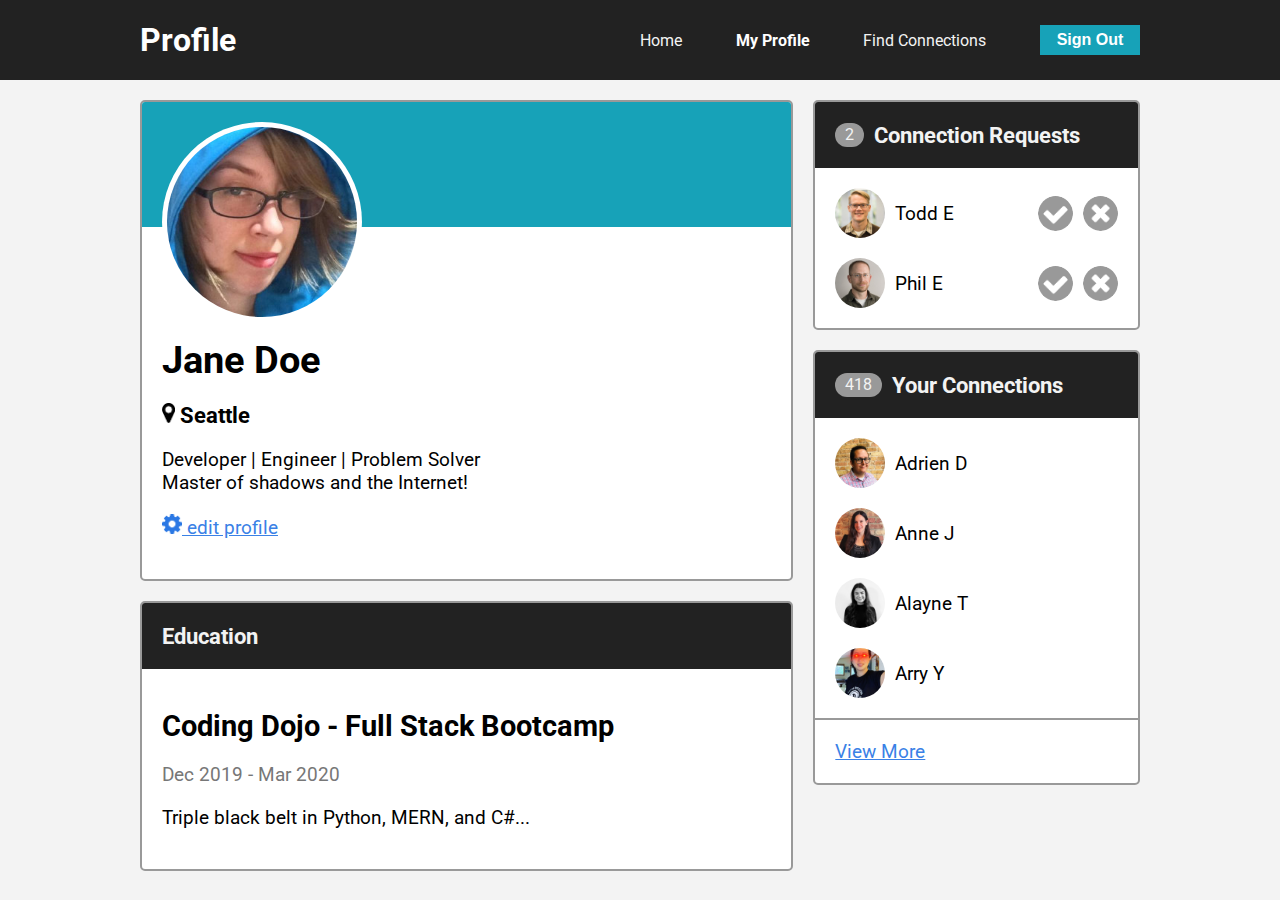
<file: Tarea-Conexiones-12-02-24/index.html>
<!DOCTYPE html>
<html lang="en">
<head>
    <meta charset="UTF-8">
    <meta name="viewport" content="width=device-width, initial-scale=1.0">
    <title>Profile Page</title>
    <link rel="stylesheet" href="style.css">
    <link rel="preconnect" href="https://fonts.gstatic.com">
    <link href="https://fonts.googleapis.com/css2?family=Roboto&display=swap" rel="stylesheet">
</head>
<body>

    <!-- navbar -->
    <div class="nav">
        <div class="flex-container">
            <h1 class="nav-title">Profile</h1>
            <ul class="nav-links">
                <li><a href="#">Home</a></li>
                <li><a href="#" class="active">My Profile</a></li>
                <li><a href="#">Find Connections</a></li>
                <li><button class="btn">Sign Out</button></li>
            </ul>
        </div>
    </div>

    <!-- main -->
    <div class="flex-container main">

        <!-- 2/3 width column -->
        <div class="col-2">

            <!-- user info card -->
            <div class="card user-card">
                <div class="card-header">
                    <img src="images/jane-m.jpg" alt="jane" class="avatar-m">
                </div>
                <div class="card-body">
                    <h1 id="username">Jane Doe</h1>
                    <h3><img src="icons/map-marker.png" alt="pin" class="icon-s"> Seattle</h3>
                    <p>Developer | Engineer | Problem Solver<br>
                    Master of shadows and the Internet!</p>
                    <p><a href="#" onclick="form()"><img src="icons/gear.png" alt="gear" class="icon-s"> edit profile</a></p>
                    <div id="editProfile" style="display: none;">
                        <input type="text" id="newUsername" placeholder="Nuevo nombre de usuario">
                        <button onclick="guardarUsuario()">Guardar</button>
                    </div>
                
                </div>
            </div>

            <!-- user education card -->
            <div class="card">
                <div class="card-header">
                    <h3>Education</h3>
                </div>
                <div class="card-body">
                    <h2>Coding Dojo - Full Stack Bootcamp</h2>
                    <p class="dates">Dec 2019 - Mar 2020</p>
                    <p>Triple black belt in Python, MERN, and C#...</p>
                </div>
            </div>

        </div>

        <!-- 1/3 width column -->
        <div class="col-1">

            <!-- connection requests card -->
            <div class="card">
                <div class="card-header">
                    <span class="badge">2</span>
                    <h3>Connection Requests</h3>
                </div>
                <ul class="card-list">
                    <li class="card-list-item" id="user1">
                        <span>
                            <img src="images/todd-s.jpg" alt="todd" class="avatar-s">
                            Todd E
                        </span>
                        <span id="">
                            <img src="icons/accept-circle.png" alt="accept" class="icon" onclick="incrementar_ocultar('user1')">
                            <img src="icons/close-circle.png" alt="close" class="icon" onclick="decrementra_eliminar('user1')">
                        </span>
                    </li>
                    <li class="card-list-item" id="user2">
                        <span>
                            <img src="images/phil-s.jpg" alt="phil" class="avatar-s">
                            Phil E
                        </span>
                        <span>
                            <img src="icons/accept-circle.png" alt="accept" class="icon" onclick="incrementar_ocultar('user2')">
                            <img src="icons/close-circle.png" alt="close" class="icon" onclick="decrementra_eliminar('user2')"> 
                        </span>
                    </li>
                </ul>
            </div>

            <!-- your connections card -->
            <div class="card">
                <div class="card-header">
                    <span id="conec" class="badge">418</span>
                    <h3>Your Connections</h3>
                </div>
                <ul class="card-list">
                    <li class="card-list-item start">
                        <img src="images/adrien-s.jpg" alt="adrien" class="avatar-s">
                        Adrien D
                    </li>
                    <li class="card-list-item start">
                        <img src="images/anne-s.jpg" alt="anne" class="avatar-s">
                        Anne J
                    </li>
                    <li class="card-list-item start">
                        <img src="images/alayne-s.jpg" alt="alayne" class="avatar-s">
                        Alayne T
                    </li>
                    <li class="card-list-item start">
                        <img src="images/arry-s.jpg" alt="arry" class="avatar-s">
                        Arry Y
                    </li>
                </ul>
                <div class="card-footer">
                    <a href="#">View More</a>
                </div>
            </div>

        </div>
    </div>

    <script src="script.js"></script>
</body>
</html>
</file>
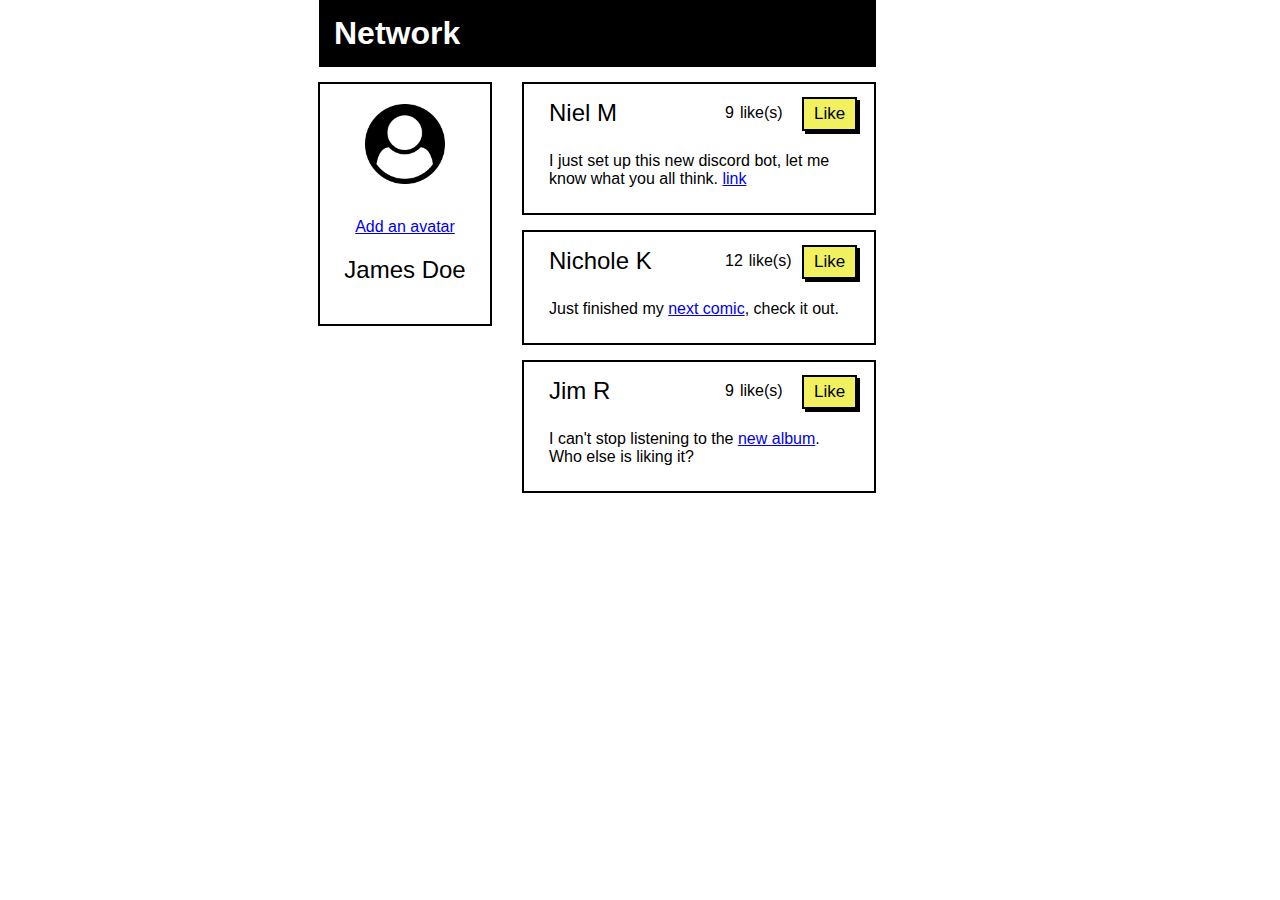
<file: Tarea-Likes-19-02-24/Me gusta/index.html>
<!DOCTYPE html>
<html lang="en">
<head>
    <meta charset="UTF-8">
    <meta name="viewport" content="width=device-width, initial-scale=1.0">
    <link rel="stylesheet" type="text/css" href="style.css">
    <title>Dojonary</title>
</head>
<body>
    <div class="top-nav">
        <div class="nav-title">
            <h1>Network</h1>
        </div>
    </div>

    <div id="general">
        <!--Div para columna 1-->
        <div class="columna1">
            <!--Div de seccion de contenido-->
            <div class="container1">
                <!--Div de titulo del contenido-->
                <div class="cont-img">
                    <img src="img/user-circle.png" alt="user-circle">
                </div>
                <div class="cont-text">
                    <a href="#">Add an avatar</a>
                </div>
                <div class="cont-text">
                    <p>James Doe</p>
                </div>
            </div>
        </div>

        <!--Div para columna 2-->
        <div class="columna2">
            <!--Div de seccion de contenido-->
            <div class="container2">
                <!--Div para crear la columna 1 dentro del contenedor-->
                <div class="col1">
                    <div class="cont-1">
                        <!--Div de titulo del contenido-->
                        <div class="cont-title">
                            <p>Niel M</p>
                        </div>
                        <div class="contenido">
                            <p class="num">9</p>
                            <p>like(s)</p>
                        </div>
                        <div class="contenido-btn">
                            <button class="boton">Like</button>
                        </div>
                    </div>
                    <!--Divs de los textos-->
                    <div class="texto">
                        <p>I just set up this new discord bot, let me know what you all think. 
                            <a href="#">link</a></p>
                    </div>
                </div>
            </div>
            <div class="container2">
                <!--Div para crear la columna 1 dentro del contenedor-->
                <div class="col1">
                    <div class="cont-1">
                        <!--Div de titulo del contenido-->
                        <div class="cont-title">
                            <p>Nichole K</p>
                        </div>
                        <div class="contenido">
                            <p class="num">12</p>
                            <p>like(s)</p>
                        </div>
                        <div class="contenido-btn">
                            <button class="boton">Like</button>
                        </div>
                    </div>
                    <!--Divs de los textos-->
                    <div class="texto">
                        <p>Just finished my <a href="#">next comic</a>, check it out.</p>
                    </div>
                </div>
            </div>
            <div class="container2">
                <!--Div para crear la columna 1 dentro del contenedor-->
                <div class="col1">
                    <div class="cont-1">
                        <!--Div de titulo del contenido-->
                        <div class="cont-title">
                            <p>Jim R</p>
                        </div>
                        <div class="contenido">
                            <p class="num">9</p>
                            <p>like(s)</p>
                        </div>
                        <div class="contenido-btn">
                            <button class="boton">Like</button>
                        </div>
                    </div>
                    <!--Divs de los textos-->
                    <div class="texto">
                        <p>I can't stop listening to the <a href="#">new album</a>. Who else is liking it?</p>
                    </div>
                </div>
            </div>
        </div>
    </div>
    <script src="script.js"></script>
</body>
</html>
</file>
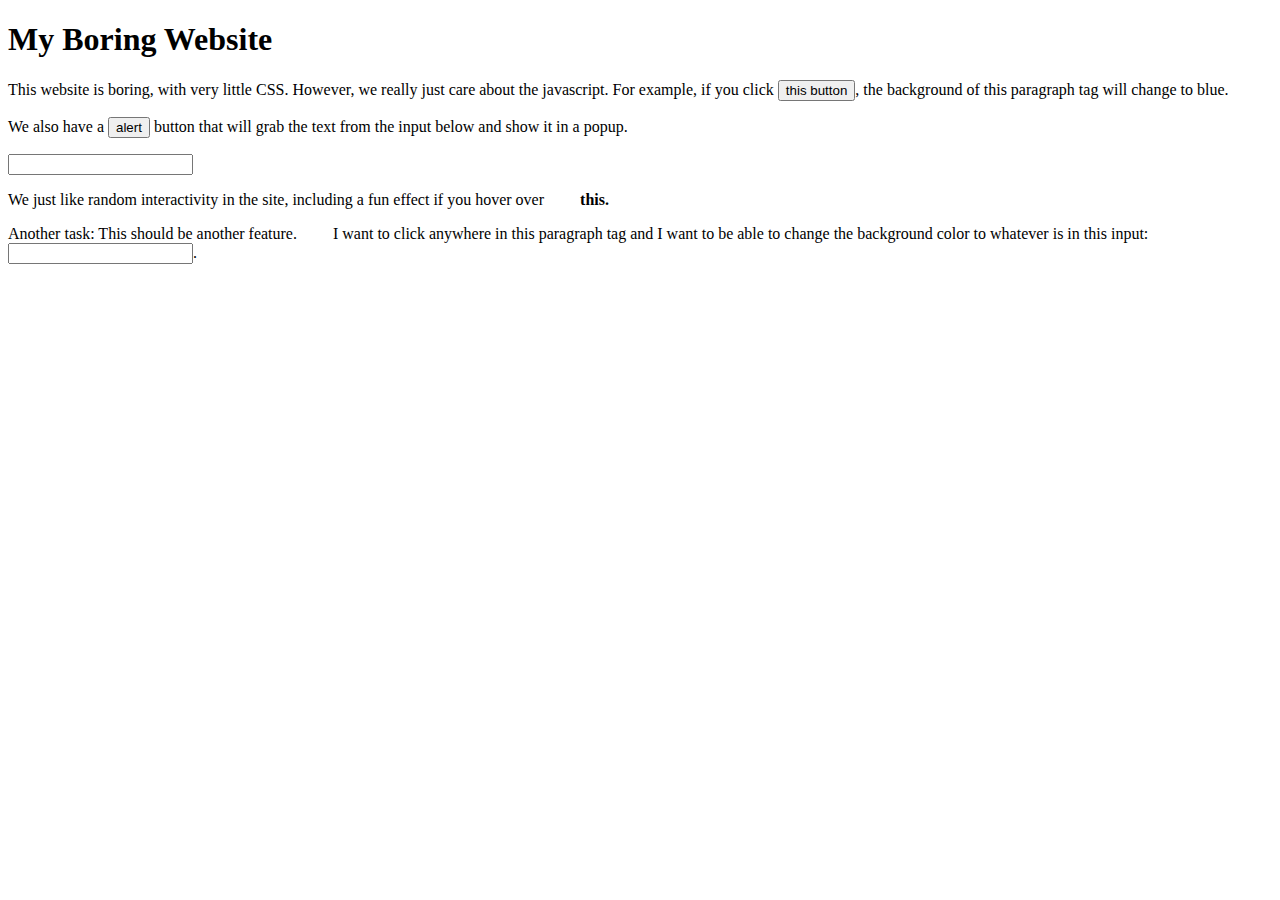
<file: Ejercicios-JS-26-02-24/flecha.html>
<!DOCTYPE html>
<html lang="en">
<head>
    <meta charset="UTF-8">
    <meta name="viewport" content="width=device-width, initial-scale=1.0">
    <meta http-equiv="X-UA-Compatible" content="ie=edge">
    <title>Arrow Functions</title>
</head>
<body id="body">
    <h1>My Boring Website</h1>
    <p id="paragraph">
        This website is boring, with very little CSS. 
        However, we really just care about the javascript. 
        For example, if you click <button id="button">this button</button>, the background of this paragraph tag will change to blue.
    </p>
    <p>We also have a <button id="alert">alert</button> button that will grab the text from the input below and show it in a popup.</p>
    <div>
        <input type="text" id="popup-input">
    </div>
    <p>
        We just like random interactivity in the site, including a fun effect if you hover over <span id="hover-this">        <b>this.</b></span>
    </p>
    <p onmouseover="mouseOverFunction(this)">
        Another task: This should be another feature. 
        I want to click anywhere in this paragraph tag and I want to be able to change the background color to whatever is in this input: <input type="text"/>.
    </p>
    <script>
        document.getElementById("button").onclick = () => {
            setBackgroundColorById("paragraph", "blue");
        };
        document.getElementById("alert").onclick = () => {
            alert(document.getElementById("popup-input").value);
        };
        document.getElementById("hover-this").onmouseover = () => {
            setBackgroundColorById("body", "red");
        };
        document.getElementById("hover-this").onmouseout = () => {
            setBackgroundColorById("body", "white");
        };
        const getValueFromId = (id) => {
            return document.getElementById(id).value;
        };
        const setBackgroundColorById = (id, color) => {
            document.getElementById(id).style = "background-color: " + color;
        };
        const mouseOverFunction = (el) => {
            el.style = "background-color: black";
        };
    </script>
</body>
</html>
</file>
<file: Tarea-Likes-19-02-24/Me gusta/style.css>
*{
    margin: 0;
    padding: 0;
    font-family: sans-serif;
}
/*Estilos de la barra de navegacion*/
.top-nav{
    width: 527px;
    margin-left: 319px;
    padding: 15px;
    background-color: black;
    color: white;
    display: flex;
    justify-content: space-between;
    align-items: center;
}
/*Estilos del boton Login*/
.btn>button{
    background-color: rgb(65, 91, 240);
    color: white;
    padding: 3px 12px;
    border: 2px solid black;
    box-shadow: 3px 3px 0px 0px black;
}

/*Posiciona cada contenedor*/
#general{
    display: flex;
    width: 50px;
    margin-left: 303px;

}
.columna1, .columna2{
    flex: 1;
}


/*Estilos del primer contenedor*/
.container1{
    background-color: white;
    margin: 15px;
    padding: 20px 10px;
    height: 200px;
    width: 150px;
    text-align: center;
    border: 2px solid black;
}
img{
    height: 80px;
    width: 80px;
    margin: 0px 10px 20px;
}
.cont-text{
    margin: 10px 5px 20px;
}
.cont-text>p{
    font-size: x-large;
}

/*Contenedor dos*/
.container2{
    background-color: white;
    margin: 15px;
    padding: 10px;
    width: 330px;
    display: flex;
    border: 2px solid black;
}
/*Estilos de los titulos del contenedor dos*/
.cont-1{
    display: flex;
}
.cont-title{
    margin: 5px 25px 10px 15px;
    font-size: x-large;
}
.cont-title>p{
    width: 103px;
}
.contenido{
    display: flex;
    margin: 10px 10px 10px 45px;
    height: 20px;
    width: 60px;
}
.contenido>p{
    margin: 0px 3px;
}
.contenido-btn{
    margin: 3px 10px 0px 10px;
}
.contenido-btn>button{
    background-color: rgb(241, 241, 96);
    color: black;
    border: 2px solid black;
    box-shadow: 3px 3px black;
    padding: 5px 10px 5px 10px;
    font-size: 17px;
}
.texto{
    display: flex;
    margin: 15px;
}
</file>
<file: Tarea-Conexiones-12-02-24/style.css>
/* CSS Reset */

* {
    margin: 0;
    padding: 0;
}

/* styles to apply to body */

body {
    background-color: #f3f3f3;
    font-family: 'Roboto', sans-serif;
}

.flex-container {
    width: 1000px;
    margin: 0 auto;
}

.flex-container, .nav-links, .nav {
    display: flex;
    justify-content: space-between;
    align-items: center;
}

.nav {
    height: 80px;
    background-color: #222;
    color: #fff;
    margin-bottom: 20px;
}

.nav-links {
    width: 50%;
    list-style-type: none;
    align-items: center;
}

.nav-links a {
    color: #f3f3f3;
    text-decoration: none;
}

.nav-links a.active {
    color: #fff;
    font-weight: bold;
}

.btn {
    height: 30px;
    width: 100px;
    color: #fff;
    background-color: #17a2b8;
    border: none;
    font-size: 1rem;
    font-weight: bold;
}

.flex-container.main {
    align-items: flex-start;
}

.col-2 {
    flex: 2;
    margin-right: 20px;
}

.col-1 {
    flex: 1;
}

.card {
    background-color: #fff;
    border: 2px solid #999;
    margin-bottom: 20px;
    border-radius: 5px;
    font-size: 1.2rem;
    overflow: hidden;
}


.card-header {
    padding: 20px;
    background-color: #222;
    color: #f3f3f3;
}

.card-header {
    display: flex;
    align-items: center;
}

.card-body {
    padding: 20px;
}

.card-body h1, 
.card-body h2,
.card-body h3,
.card-body p {
    margin: 20px 0px;
}

.user-card .card-header {
    background-color: #17a2b8;
    height: 85px;
    margin-bottom: 70px;
    display: block;
}

.card-footer {
    border-top: 2px solid #999;
    display: flex;
    align-items: center;
    padding: 20px;
}

.avatar-m {
    border-radius: 50%;
    background-color: #fff;
    height: 190px;
    padding: 5px;
}

.icon-s {
    height: 20px;
}

a {
    color: #3a81e6;
}

.dates {
    color: #777;
}

.card-list {
    padding: 0 20px;
    padding-top: 20px;
    list-style-type: none;
}

.card-list-item, 
.card-list-item > * {
    display: flex;
    align-items: center;
}

.card-list-item {
    margin-bottom: 20px;
    justify-content: space-between;
}

.card-list-item.start {
    justify-content: flex-start;
}

.avatar-s, .icon {
    height: 50px;
    border-radius: 50%;
    margin-right: 10px;
}

.icon {
    height: 35px;
}

.icon, .btn {
    cursor: pointer;
}

.icon:last-child {
    margin-right: 0;
}

.badge {
    font-size: 1rem;
    height: 24px;
    line-height: 24px;
    padding: 0 10px;
    background-color: #999;
    border-radius: 12px;
    margin-right: 10px;
}
</file>
